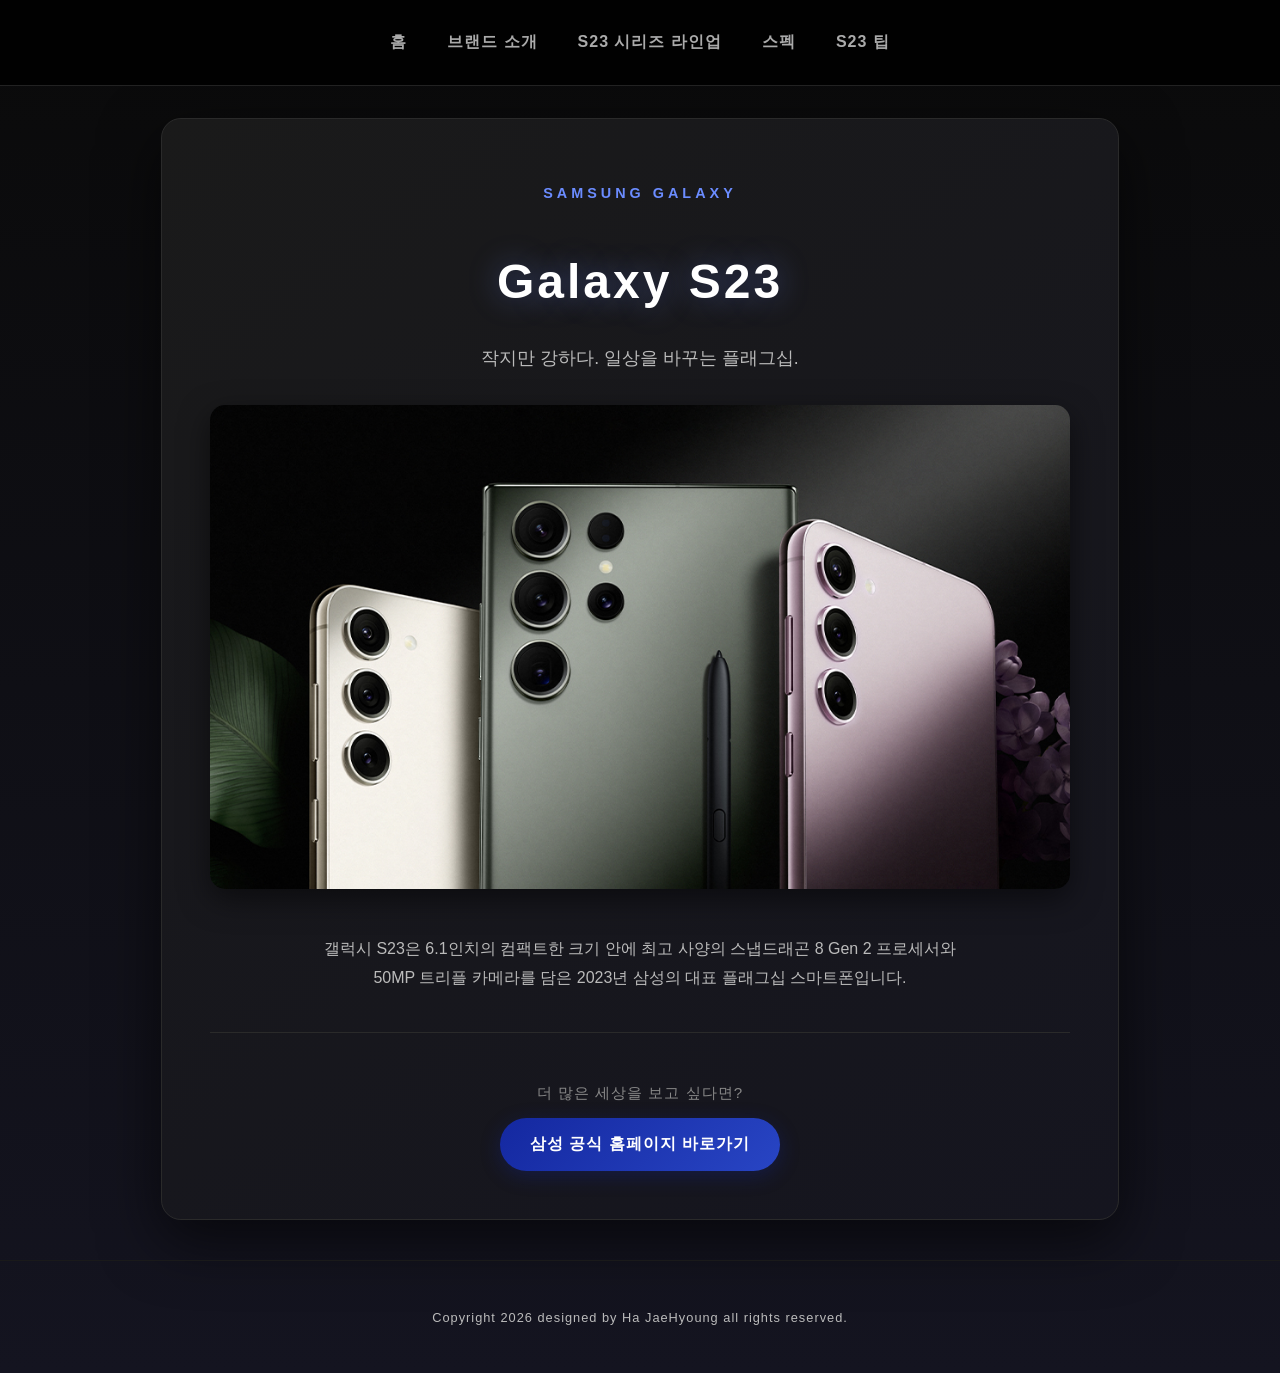
<file: index.html>
<!DOCTYPE html>
<html lang="ko">
<head>
    <meta charset="UTF-8">
    <meta name="viewport" content="width=device-width, initial-scale=1.0">
    <title>Samsung Galaxy S23 - 홈</title>
    <link rel="stylesheet" href="style.css">
</head>
<body>
    <nav>
        <a href="index.html">홈</a>
        <a href="about.html">브랜드 소개</a>
        <a href="lineup.html">S23 시리즈 라인업</a>
        <a href="specs.html">스펙</a>
        <a href="tips.html">S23 팁</a>
    </nav>

    <div class="container">
        <p class="subtitle">Samsung Galaxy</p>
        <h1>Galaxy S23</h1>
        <p style="text-align: center; margin-bottom: 30px; font-size: 1.1rem;">작지만 강하다. 일상을 바꾸는 플래그십.</p>

        <img src="image/s23-main.png" alt="갤럭시 S23 메인 이미지">

        <p style="text-align: center;">
            갤럭시 S23은 6.1인치의 컴팩트한 크기 안에 최고 사양의 스냅드래곤 8 Gen 2 프로세서와
            <br>50MP 트리플 카메라를 담은 2023년 삼성의 대표 플래그십 스마트폰입니다.
        </p>

        <div class="link-box">
            <p>더 많은 세상을 보고 싶다면?</p>
            <a href="https://www.samsung.com/kr" target="_blank">삼성 공식 홈페이지 바로가기</a>
        </div>
    </div>

    <footer>
        <p>Copyright 2026 designed by Ha JaeHyoung all rights reserved.</p>
    </footer>
</body>
</html>
</file>
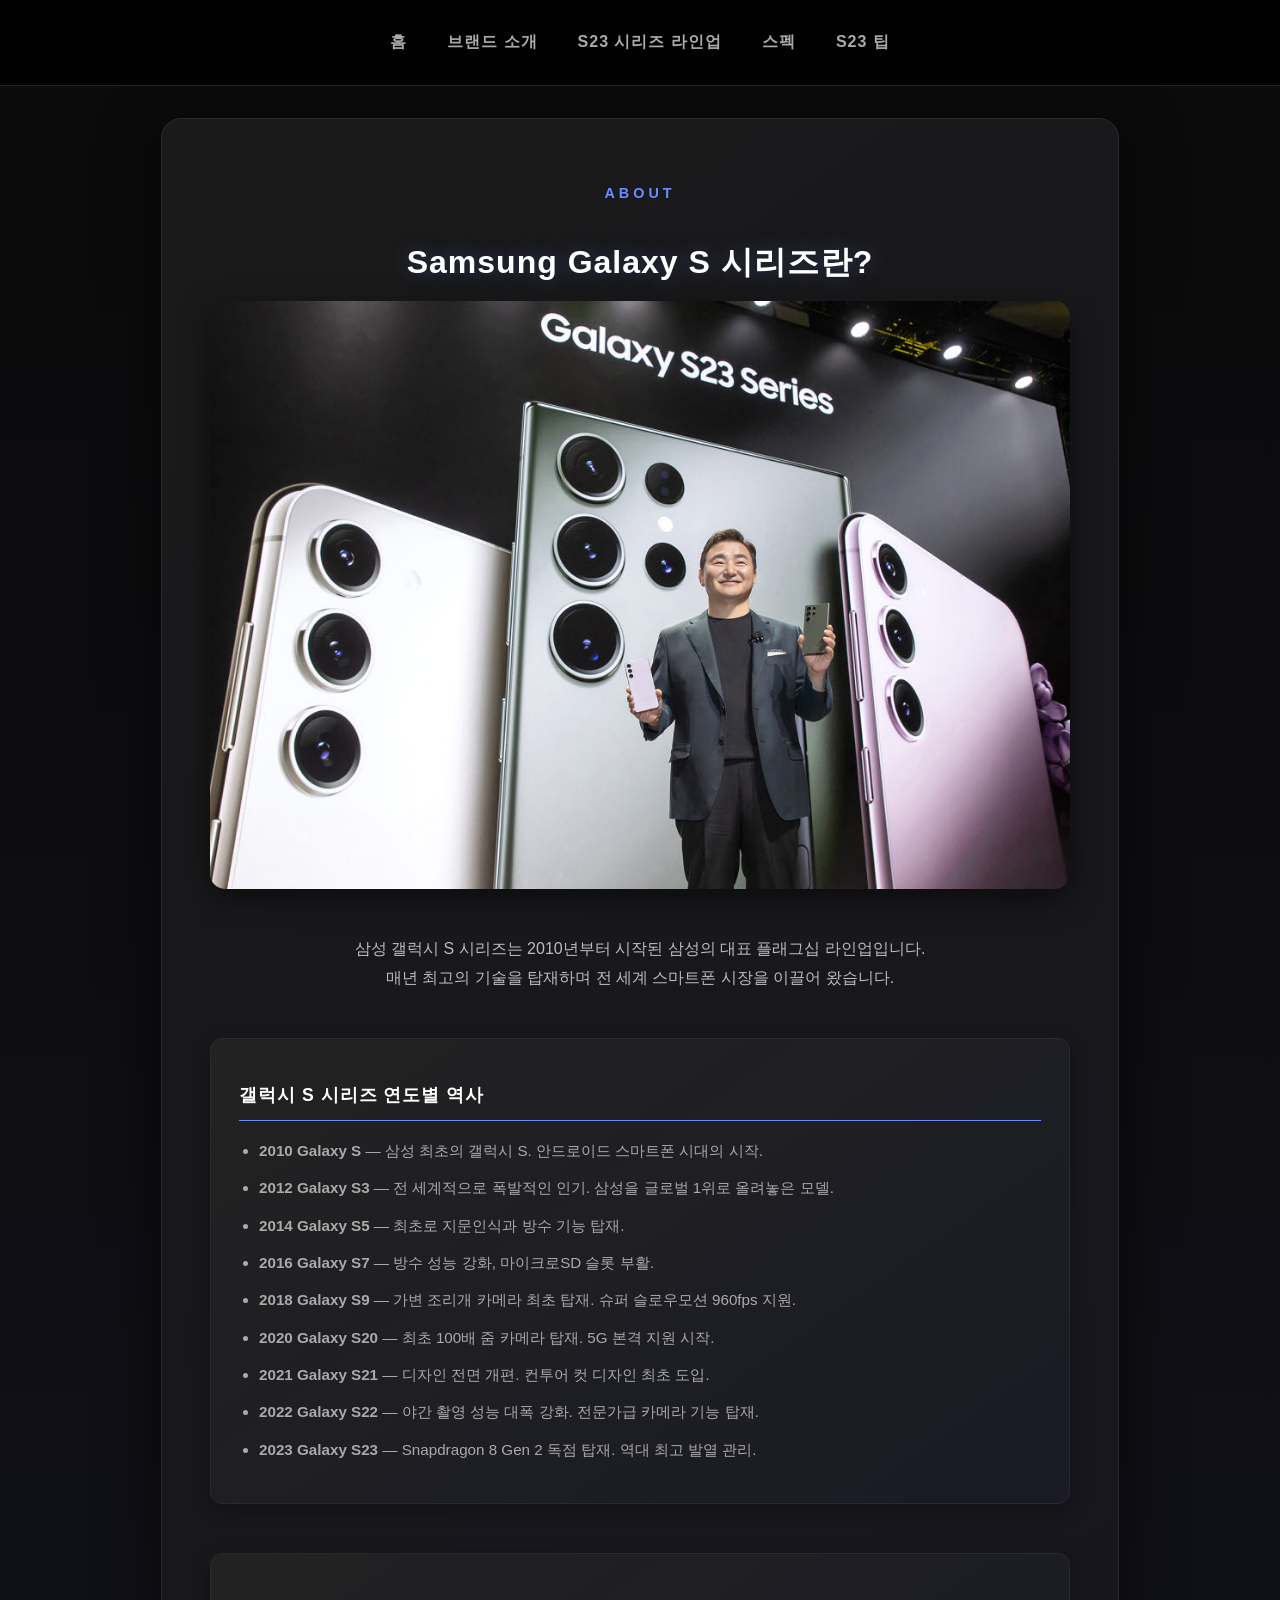
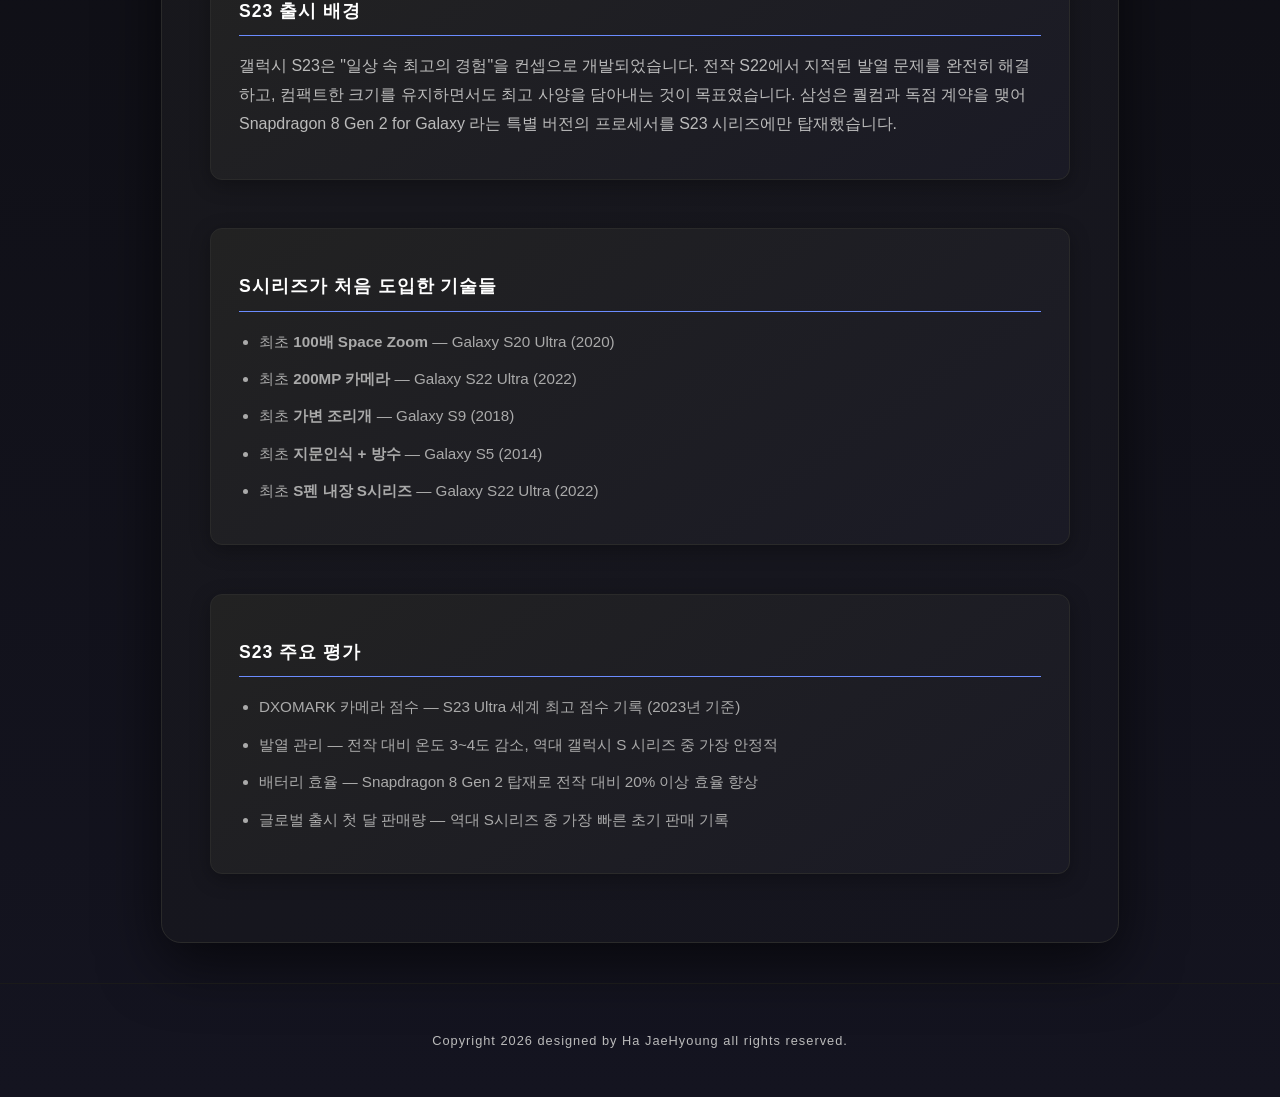
<file: about.html>
<!DOCTYPE html>
<html lang="ko">
<head>
    <meta charset="UTF-8">
    <meta name="viewport" content="width=device-width, initial-scale=1.0">
    <title>Samsung Galaxy S23 - 브랜드 소개</title>
    <link rel="stylesheet" href="style.css">
</head>
<body>
    <nav>
        <a href="index.html">홈</a>
        <a href="about.html">브랜드 소개</a>
        <a href="lineup.html">S23 시리즈 라인업</a>
        <a href="specs.html">스펙</a>
        <a href="tips.html">S23 팁</a>
    </nav>

    <div class="container">
        <p class="subtitle">About</p>
        <h2>Samsung Galaxy S 시리즈란?</h2>

        <img src="image/s23-about.png" alt="갤럭시 S23 브랜드 이미지">

        <p style="text-align: center;">
            삼성 갤럭시 S 시리즈는 2010년부터 시작된 삼성의 대표 플래그십 라인업입니다.
            <br>매년 최고의 기술을 탑재하며 전 세계 스마트폰 시장을 이끌어 왔습니다.
        </p>

        <br>

        <div class="tips-section">
            <h3>갤럭시 S 시리즈 연도별 역사</h3>
            <ul>
                <li><b>2010 Galaxy S</b> — 삼성 최초의 갤럭시 S. 안드로이드 스마트폰 시대의 시작.</li>
                <li><b>2012 Galaxy S3</b> — 전 세계적으로 폭발적인 인기. 삼성을 글로벌 1위로 올려놓은 모델.</li>
                <li><b>2014 Galaxy S5</b> — 최초로 지문인식과 방수 기능 탑재.</li>
                <li><b>2016 Galaxy S7</b> — 방수 성능 강화, 마이크로SD 슬롯 부활.</li>
                <li><b>2018 Galaxy S9</b> — 가변 조리개 카메라 최초 탑재. 슈퍼 슬로우모션 960fps 지원.</li>
                <li><b>2020 Galaxy S20</b> — 최초 100배 줌 카메라 탑재. 5G 본격 지원 시작.</li>
                <li><b>2021 Galaxy S21</b> — 디자인 전면 개편. 컨투어 컷 디자인 최초 도입.</li>
                <li><b>2022 Galaxy S22</b> — 야간 촬영 성능 대폭 강화. 전문가급 카메라 기능 탑재.</li>
                <li><b>2023 Galaxy S23</b> — Snapdragon 8 Gen 2 독점 탑재. 역대 최고 발열 관리.</li>
            </ul>
        </div>

        <br>

        <div class="tips-section">
            <h3>S23 출시 배경</h3>
            <p>갤럭시 S23은 "일상 속 최고의 경험"을 컨셉으로 개발되었습니다. 전작 S22에서 지적된 발열 문제를 완전히 해결하고, 컴팩트한 크기를 유지하면서도 최고 사양을 담아내는 것이 목표였습니다. 삼성은 퀄컴과 독점 계약을 맺어 Snapdragon 8 Gen 2 for Galaxy 라는 특별 버전의 프로세서를 S23 시리즈에만 탑재했습니다.</p>
        </div>

        <br>

        <div class="tips-section">
            <h3>S시리즈가 처음 도입한 기술들</h3>
            <ul>
                <li>최초 <b>100배 Space Zoom</b> — Galaxy S20 Ultra (2020)</li>
                <li>최초 <b>200MP 카메라</b> — Galaxy S22 Ultra (2022)</li>
                <li>최초 <b>가변 조리개</b> — Galaxy S9 (2018)</li>
                <li>최초 <b>지문인식 + 방수</b> — Galaxy S5 (2014)</li>
                <li>최초 <b>S펜 내장 S시리즈</b> — Galaxy S22 Ultra (2022)</li>
            </ul>
        </div>

        <br>

        <div class="tips-section">
            <h3>S23 주요 평가</h3>
            <ul>
                <li>DXOMARK 카메라 점수 — S23 Ultra 세계 최고 점수 기록 (2023년 기준)</li>
                <li>발열 관리 — 전작 대비 온도 3~4도 감소, 역대 갤럭시 S 시리즈 중 가장 안정적</li>
                <li>배터리 효율 — Snapdragon 8 Gen 2 탑재로 전작 대비 20% 이상 효율 향상</li>
                <li>글로벌 출시 첫 달 판매량 — 역대 S시리즈 중 가장 빠른 초기 판매 기록</li>
            </ul>
        </div>

    </div>

    <footer>
        <p>Copyright 2026 designed by Ha JaeHyoung all rights reserved.</p>
    </footer>
</body>
</html>
</file>
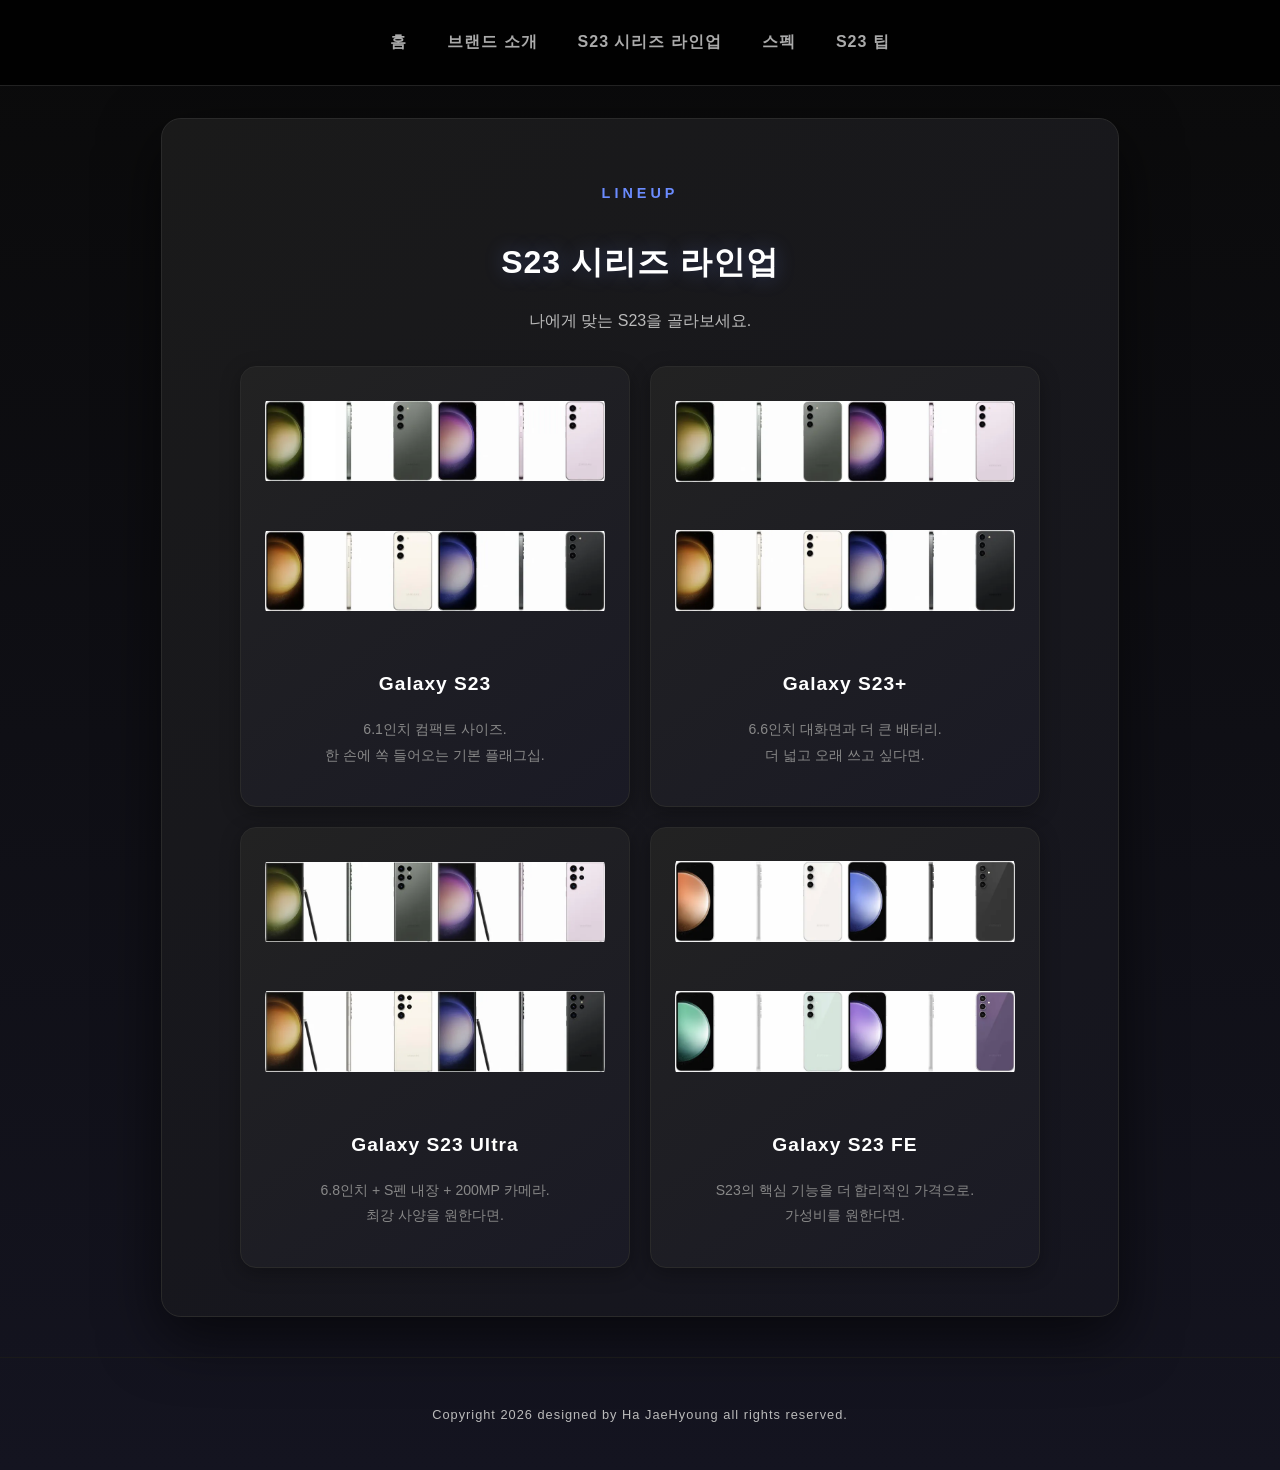
<file: lineup.html>
<!DOCTYPE html>
<html lang="ko">
<head>
    <meta charset="UTF-8">
    <meta name="viewport" content="width=device-width, initial-scale=1.0">
    <title>Samsung Galaxy S23 - 시리즈 라인업</title>
    <link rel="stylesheet" href="style.css">
</head>
<body>
    <nav>
        <a href="index.html">홈</a>
        <a href="about.html">브랜드 소개</a>
        <a href="lineup.html">S23 시리즈 라인업</a>
        <a href="specs.html">스펙</a>
        <a href="tips.html">S23 팁</a>
    </nav>

    <div class="container">
        <p class="subtitle">Lineup</p>
        <h2>S23 시리즈 라인업</h2>
        <p style="text-align: center; margin-bottom: 10px;">나에게 맞는 S23을 골라보세요.</p>

        <div class="lineup-container">

            <div class="product-card">
                <img src="image/s23.png" alt="Galaxy S23 앞면">
                <img src="image/s23-2.png" alt="Galaxy S23 뒷면">
                <h3>Galaxy S23</h3>
                <p>6.1인치 컴팩트 사이즈.<br>한 손에 쏙 들어오는 기본 플래그십.</p>
            </div>

            <div class="product-card">
                <img src="image/s23plus.png" alt="Galaxy S23+ 앞면">
                <img src="image/s23plus-2.png" alt="Galaxy S23+ 뒷면">
                <h3>Galaxy S23+</h3>
                <p>6.6인치 대화면과 더 큰 배터리.<br>더 넓고 오래 쓰고 싶다면.</p>
            </div>

            <div class="product-card">
                <img src="image/s23ultra.png" alt="Galaxy S23 Ultra 앞면">
                <img src="image/s23ultra-2.png" alt="Galaxy S23 Ultra 뒷면">
                <h3>Galaxy S23 Ultra</h3>
                <p>6.8인치 + S펜 내장 + 200MP 카메라.<br>최강 사양을 원한다면.</p>
            </div>

            <div class="product-card">
                <img src="image/s23fe.png" alt="Galaxy S23 FE 앞면">
                <img src="image/s23fe-2.png" alt="Galaxy S23 FE 뒷면">
                <h3>Galaxy S23 FE</h3>
                <p>S23의 핵심 기능을 더 합리적인 가격으로.<br>가성비를 원한다면.</p>
            </div>

        </div>
    </div>

    <footer>
        <p>Copyright 2026 designed by Ha JaeHyoung all rights reserved.</p>
    </footer>
</body>
</html>
</file>
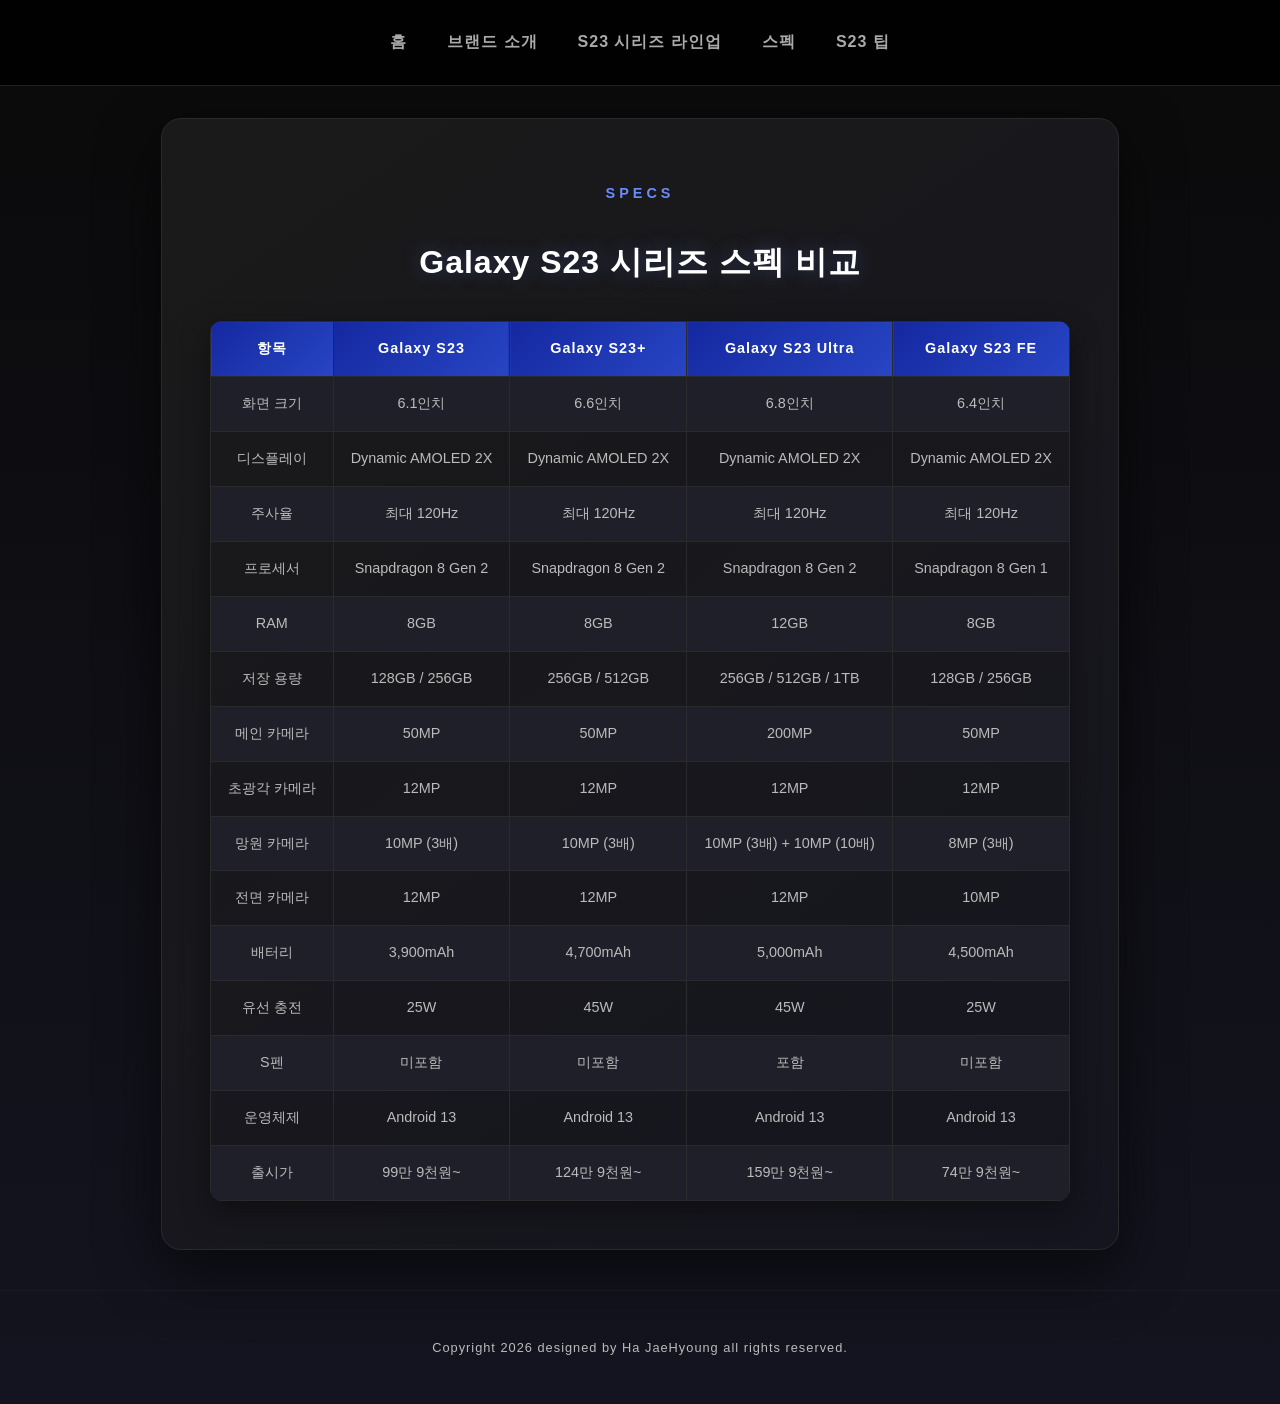
<file: specs.html>
<!DOCTYPE html>
<html lang="ko">
<head>
    <meta charset="UTF-8">
    <meta name="viewport" content="width=device-width, initial-scale=1.0">
    <title>Samsung Galaxy S23 - 스펙</title>
    <link rel="stylesheet" href="style.css">
</head>
<body>
    <nav>
        <a href="index.html">홈</a>
        <a href="about.html">브랜드 소개</a>
        <a href="lineup.html">S23 시리즈 라인업</a>
        <a href="specs.html">스펙</a>
        <a href="tips.html">S23 팁</a>
    </nav>

    <div class="container">
        <p class="subtitle">Specs</p>
        <h2>Galaxy S23 시리즈 스펙 비교</h2>

        <table class="specs-table">
            <tr>
                <th>항목</th>
                <th>Galaxy S23</th>
                <th>Galaxy S23+</th>
                <th>Galaxy S23 Ultra</th>
                <th>Galaxy S23 FE</th>
            </tr>
            <tr>
                <td>화면 크기</td>
                <td>6.1인치</td>
                <td>6.6인치</td>
                <td>6.8인치</td>
                <td>6.4인치</td>
            </tr>
            <tr>
                <td>디스플레이</td>
                <td>Dynamic AMOLED 2X</td>
                <td>Dynamic AMOLED 2X</td>
                <td>Dynamic AMOLED 2X</td>
                <td>Dynamic AMOLED 2X</td>
            </tr>
            <tr>
                <td>주사율</td>
                <td>최대 120Hz</td>
                <td>최대 120Hz</td>
                <td>최대 120Hz</td>
                <td>최대 120Hz</td>
            </tr>
            <tr>
                <td>프로세서</td>
                <td>Snapdragon 8 Gen 2</td>
                <td>Snapdragon 8 Gen 2</td>
                <td>Snapdragon 8 Gen 2</td>
                <td>Snapdragon 8 Gen 1</td>
            </tr>
            <tr>
                <td>RAM</td>
                <td>8GB</td>
                <td>8GB</td>
                <td>12GB</td>
                <td>8GB</td>
            </tr>
            <tr>
                <td>저장 용량</td>
                <td>128GB / 256GB</td>
                <td>256GB / 512GB</td>
                <td>256GB / 512GB / 1TB</td>
                <td>128GB / 256GB</td>
            </tr>
            <tr>
                <td>메인 카메라</td>
                <td>50MP</td>
                <td>50MP</td>
                <td>200MP</td>
                <td>50MP</td>
            </tr>
            <tr>
                <td>초광각 카메라</td>
                <td>12MP</td>
                <td>12MP</td>
                <td>12MP</td>
                <td>12MP</td>
            </tr>
            <tr>
                <td>망원 카메라</td>
                <td>10MP (3배)</td>
                <td>10MP (3배)</td>
                <td>10MP (3배) + 10MP (10배)</td>
                <td>8MP (3배)</td>
            </tr>
            <tr>
                <td>전면 카메라</td>
                <td>12MP</td>
                <td>12MP</td>
                <td>12MP</td>
                <td>10MP</td>
            </tr>
            <tr>
                <td>배터리</td>
                <td>3,900mAh</td>
                <td>4,700mAh</td>
                <td>5,000mAh</td>
                <td>4,500mAh</td>
            </tr>
            <tr>
                <td>유선 충전</td>
                <td>25W</td>
                <td>45W</td>
                <td>45W</td>
                <td>25W</td>
            </tr>
            <tr>
                <td>S펜</td>
                <td>미포함</td>
                <td>미포함</td>
                <td>포함</td>
                <td>미포함</td>
            </tr>
            <tr>
                <td>운영체제</td>
                <td>Android 13</td>
                <td>Android 13</td>
                <td>Android 13</td>
                <td>Android 13</td>
            </tr>
            <tr>
                <td>출시가</td>
                <td>99만 9천원~</td>
                <td>124만 9천원~</td>
                <td>159만 9천원~</td>
                <td>74만 9천원~</td>
            </tr>
        </table>
    </div>

    <footer>
        <p>Copyright 2026 designed by Ha JaeHyoung all rights reserved.</p>
    </footer>
</body>
</html>
</file>
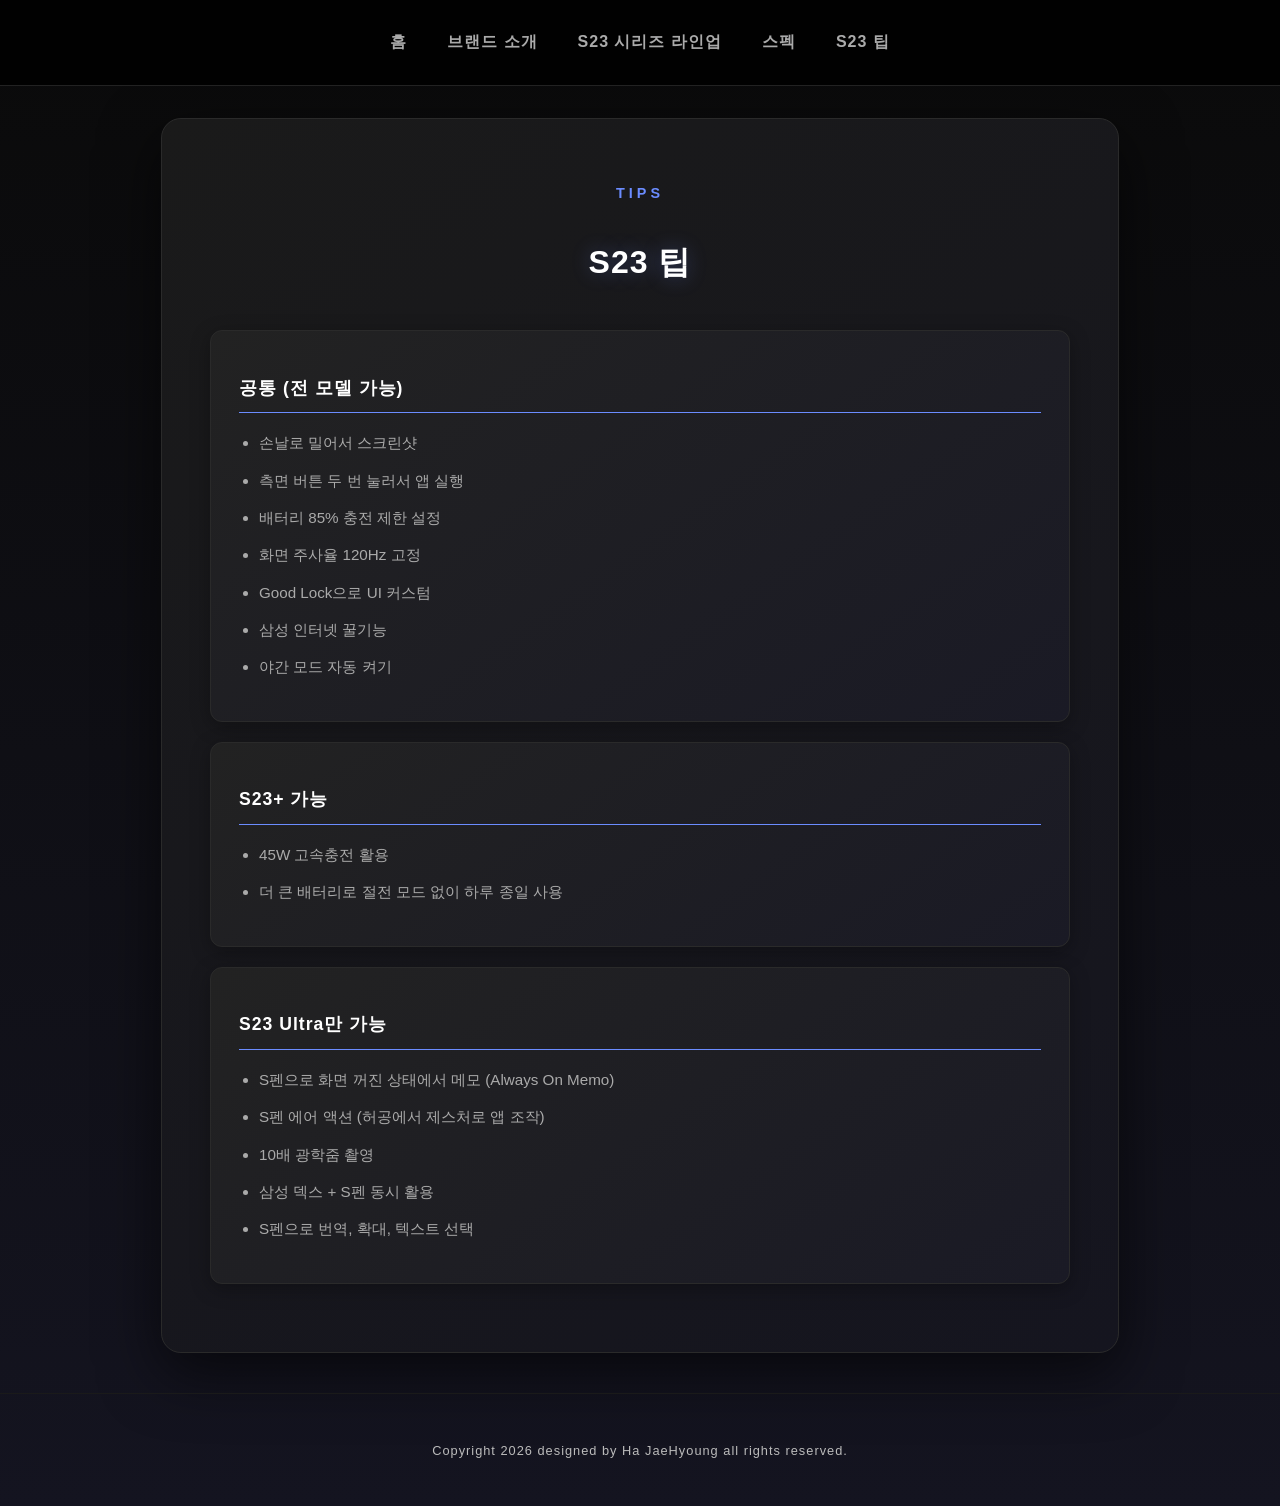
<file: tips.html>
<!DOCTYPE html>
<html lang="ko">
<head>
    <meta charset="UTF-8">
    <meta name="viewport" content="width=device-width, initial-scale=1.0">
    <title>Samsung Galaxy S23 - S23 팁</title>
    <link rel="stylesheet" href="style.css">
</head>
<body>
    <nav>
        <a href="index.html">홈</a>
        <a href="about.html">브랜드 소개</a>
        <a href="lineup.html">S23 시리즈 라인업</a>
        <a href="specs.html">스펙</a>
        <a href="tips.html">S23 팁</a>
    </nav>

    <div class="container">
        <p class="subtitle">Tips</p>
        <h2>S23 팁</h2>

        <br>

        <div class="tips-section">
            <h3>공통 (전 모델 가능)</h3>
            <ul>
                <li>손날로 밀어서 스크린샷</li>
                <li>측면 버튼 두 번 눌러서 앱 실행</li>
                <li>배터리 85% 충전 제한 설정</li>
                <li>화면 주사율 120Hz 고정</li>
                <li>Good Lock으로 UI 커스텀</li>
                <li>삼성 인터넷 꿀기능</li>
                <li>야간 모드 자동 켜기</li>
            </ul>
        </div>

        <div class="tips-section">
            <h3>S23+ 가능</h3>
            <ul>
                <li>45W 고속충전 활용</li>
                <li>더 큰 배터리로 절전 모드 없이 하루 종일 사용</li>
            </ul>
        </div>

        <div class="tips-section">
            <h3>S23 Ultra만 가능</h3>
            <ul>
                <li>S펜으로 화면 꺼진 상태에서 메모 (Always On Memo)</li>
                <li>S펜 에어 액션 (허공에서 제스처로 앱 조작)</li>
                <li>10배 광학줌 촬영</li>
                <li>삼성 덱스 + S펜 동시 활용</li>
                <li>S펜으로 번역, 확대, 텍스트 선택</li>
            </ul>
        </div>

    </div>

    <footer>
        <p>Copyright 2026 designed by Ha JaeHyoung all rights reserved.</p>
    </footer>
</body>
</html>
</file>
<file: style.css>
body {
    font-family: 'Pretendard', sans-serif;
    margin: 0;
    padding: 0;
    background: linear-gradient(180deg, #0a0a0a 0%, #141420 100%);
    color: #eeeeee;
    line-height: 1.8;
    min-height: 100vh;
}

nav {
    background: rgba(0, 0, 0, 0.85);
    padding: 20px;
    text-align: center;
    position: sticky;
    top: 0;
    z-index: 1000;
    display: flex;
    flex-wrap: wrap;
    justify-content: center;
    border-bottom: 1px solid #222;
    backdrop-filter: blur(10px);
}

nav a {
    color: #aaaaaa;
    margin: 8px 20px;
    text-decoration: none;
    font-size: 16px;
    font-weight: bold;
    transition: 0.3s;
    letter-spacing: 1px;
    position: relative;
}

nav a:hover {
    color: #ffffff;
    text-shadow: 0 0 10px rgba(255, 255, 255, 0.5);
}

.container {
    width: 100%;
    max-width: 860px;
    margin: 2rem auto;
    padding: 3rem;
    background: linear-gradient(145deg, #1a1a1a 0%, #15151f 100%);
    border-radius: 20px;
    box-shadow: 0px 20px 60px rgba(0, 0, 0, 0.6);
    border: 1px solid #2a2a2a;
    animation: fadeIn 0.8s ease-out;
}

@keyframes fadeIn {
    from {
        opacity: 0;
        transform: translateY(20px);
    }
    to {
        opacity: 1;
        transform: translateY(0);
    }
}

h1 {
    color: #ffffff;
    text-align: center;
    font-size: 3rem;
    letter-spacing: 3px;
    margin-bottom: 10px;
    text-shadow: 0 0 30px rgba(110, 140, 255, 0.4);
    animation: glow 3s ease-in-out infinite alternate;
}

@keyframes glow {
    from { text-shadow: 0 0 20px rgba(110, 140, 255, 0.3); }
    to { text-shadow: 0 0 35px rgba(110, 140, 255, 0.6); }
}

h2 {
    color: #ffffff;
    text-align: center;
    font-size: 2rem;
    letter-spacing: 1px;
    margin-bottom: 10px;
    text-shadow: 0 0 20px rgba(110, 140, 255, 0.3);
}

h3 {
    color: #dddddd;
    font-size: 1.1rem;
    margin-bottom: 10px;
    padding-bottom: 6px;
    border-bottom: 1px solid #333;
}

p {
    color: #bbbbbb;
}

img {
    width: 100%;
    border-radius: 15px;
    margin-bottom: 20px;
    box-shadow: 0 10px 30px rgba(0, 0, 0, 0.5);
    transition: 0.4s;
}

img:hover {
    transform: scale(1.02);
}

.subtitle {
    text-align: center;
    color: #6B8CFF;
    font-size: 0.9rem;
    letter-spacing: 4px;
    text-transform: uppercase;
    margin-bottom: 20px;
    font-weight: bold;
}

.lineup-container {
    display: flex;
    gap: 20px;
    flex-wrap: wrap;
    justify-content: center;
    margin-top: 30px;
}

.product-card {
    background: linear-gradient(145deg, #222222 0%, #1a1a25 100%);
    border-radius: 16px;
    padding: 24px;
    width: 340px;
    text-align: center;
    border: 1px solid #2a2a2a;
    transition: 0.4s;
    box-shadow: 0 5px 20px rgba(0, 0, 0, 0.3);
}

.product-card:hover {
    transform: translateY(-10px);
    border: 1px solid #6B8CFF;
    box-shadow: 0 15px 40px rgba(107, 140, 255, 0.2);
}

.product-card h3 {
    color: #ffffff;
    border-bottom: none;
    font-size: 1.2rem;
    margin-top: 16px;
    letter-spacing: 1px;
}

.product-card p {
    font-size: 0.88rem;
    color: #888888;
    margin-top: 6px;
}

.product-card img {
    width: 100%;
    height: 100px;
    object-fit: contain;
    box-shadow: none;
}

.product-card img:hover {
    transform: none;
}

.specs-table {
    width: 100%;
    border-collapse: collapse;
    margin-top: 30px;
    border-radius: 12px;
    overflow: hidden;
    box-shadow: 0 10px 30px rgba(0, 0, 0, 0.4);
}

.specs-table th, .specs-table td {
    border: 1px solid #2a2a2a;
    padding: 14px 16px;
    text-align: center;
    font-size: 0.9rem;
    transition: 0.3s;
}

.specs-table th {
    background: linear-gradient(135deg, #1428A0 0%, #2845c4 100%);
    color: white;
    letter-spacing: 1px;
    font-weight: bold;
}

.specs-table td {
    color: #bbbbbb;
}

.specs-table tr:nth-child(even) {
    background-color: #1f1f2a;
}

.specs-table tr:hover td {
    background-color: #2a2a3a;
    color: #ffffff;
}

.tips-section {
    background: linear-gradient(145deg, #222222 0%, #1a1a25 100%);
    border-radius: 12px;
    padding: 24px 28px;
    margin-bottom: 20px;
    border: 1px solid #2a2a2a;
    transition: 0.4s;
    box-shadow: 0 5px 20px rgba(0, 0, 0, 0.3);
}

.tips-section:hover {
    border: 1px solid #6B8CFF;
    transform: translateX(8px);
    box-shadow: 0 10px 30px rgba(107, 140, 255, 0.15);
}

.tips-section h3 {
    border-bottom: 1px solid #6B8CFF;
    padding-bottom: 8px;
    margin-bottom: 14px;
    color: #ffffff;
    letter-spacing: 1px;
}

ul {
    padding-left: 20px;
}

ul li {
    color: #aaaaaa;
    margin-bottom: 10px;
    font-size: 0.95rem;
    transition: 0.3s;
}

ul li:hover {
    color: #ffffff;
    transform: translateX(5px);
}

.link-box {
    text-align: center;
    margin-top: 40px;
    padding-top: 30px;
    border-top: 1px solid #2a2a2a;
}

.link-box p {
    color: #888888;
    font-size: 0.95rem;
    margin-bottom: 12px;
    letter-spacing: 1px;
}

.link-box a {
    display: inline-block;
    padding: 12px 30px;
    background: linear-gradient(135deg, #1428A0 0%, #2845c4 100%);
    color: white;
    border-radius: 30px;
    text-decoration: none;
    font-weight: bold;
    letter-spacing: 1px;
    transition: 0.4s;
    box-shadow: 0 5px 20px rgba(20, 40, 160, 0.3);
}

.link-box a:hover {
    transform: translateY(-3px);
    box-shadow: 0 10px 30px rgba(107, 140, 255, 0.5);
    color: white;
}

footer {
    text-align: center;
    padding: 2rem;
    font-size: 0.8rem;
    color: #444444;
    border-top: 1px solid #1a1a1a;
    margin-top: 40px;
    letter-spacing: 1px;
}

a {
    color: #eeeeee;
    transition: 0.3s;
}

a:hover {
    color: #6B8CFF;
}
</file>
